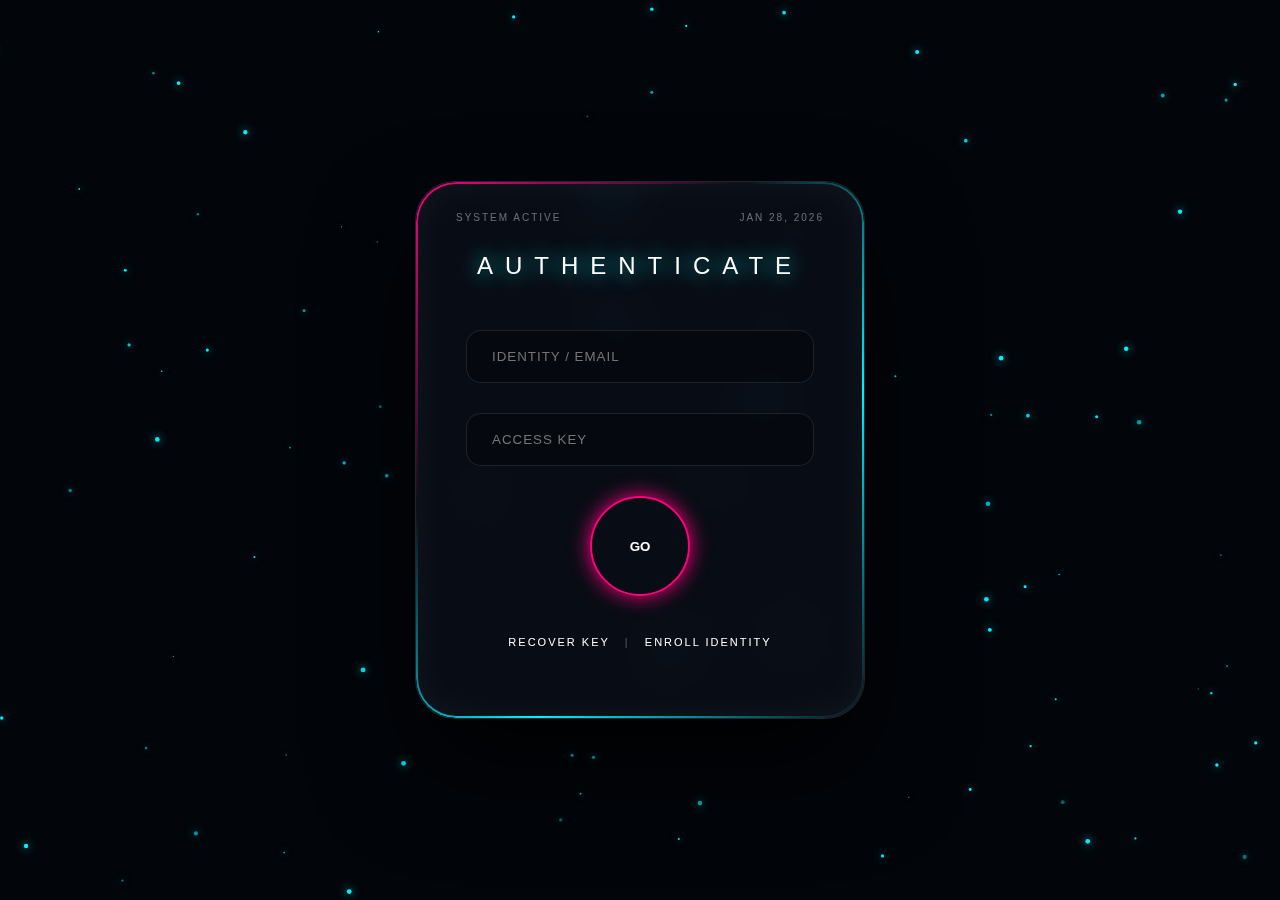
<file: index.html>
<!DOCTYPE html>
<html lang="en">
<head>
    <meta charset="UTF-8">
    <meta name="viewport" content="width=device-width, initial-scale=1.0">
    <title>Bioluminescent Pro UI</title>
    <style>
        :root {
            --neon-pink: #ff007f;
            --neon-cyan: #00f2ff;
            --glass: rgba(255, 255, 255, 0.03);
            --glow: 0 0 20px rgba(255, 0, 127, 0.5);
        }

        * { margin: 0; padding: 0; box-sizing: border-box; }

        body {
            height: 100vh;
            display: flex;
            align-items: center;
            justify-content: center;
            background: #02050a;
            font-family: 'Orbitron', 'Segoe UI', sans-serif;
            overflow: hidden;
            perspective: 1500px;
        }

        /* --- BACKGROUND LAYER --- */
        #bg-video {
            position: fixed;
            top: 0;
            left: 0;
            width: 100%;
            height: 100%;
            object-fit: cover;
            z-index: -2;
            filter: brightness(0.4) contrast(1.2) saturate(1.5);
        }

        /* Canvas for the floating firefly particles */
        #particle-canvas {
            position: fixed;
            top: 0; left: 0;
            width: 100%; height: 100%;
            z-index: -1;
            pointer-events: none;
        }

        /* --- THE CARD --- */
        .main-stage {
            position: relative;
            transform-style: preserve-3d;
            transition: transform 0.1s ease-out;
        }

        .login-card {
            position: relative;
            width: 450px;
            padding: 70px 50px;
            background: var(--glass);
            backdrop-filter: blur(25px) saturate(180%);
            -webkit-backdrop-filter: blur(25px) saturate(180%);
            border-radius: 40px;
            border: 1px solid rgba(255, 255, 255, 0.1);
            box-shadow: 0 50px 100px rgba(0,0,0,0.8), 
                        inset 0 0 40px rgba(255, 255, 255, 0.05);
            text-align: center;
            overflow: hidden;
        }

        /* Glowing Animated Border */
        .login-card::before {
            content: '';
            position: absolute;
            inset: 0;
            border-radius: 40px;
            padding: 2px;
            background: linear-gradient(135deg, var(--neon-pink), transparent, var(--neon-cyan), transparent);
            -webkit-mask: linear-gradient(#fff 0 0) content-box, linear-gradient(#fff 0 0);
            mask: linear-gradient(#fff 0 0) content-box, linear-gradient(#fff 0 0);
            -webkit-mask-composite: xor;
            mask-composite: exclude;
            animation: borderRotate 6s linear infinite;
        }

        @keyframes borderRotate {
            0% { filter: hue-rotate(0deg); }
            100% { filter: hue-rotate(360deg); }
        }

        /* --- UI ELEMENTS --- */
        .top-bar {
            position: absolute;
            top: 30px; width: 100%; left: 0; padding: 0 40px;
            display: flex; justify-content: space-between;
            font-size: 10px; color: rgba(255,255,255,0.4);
            letter-spacing: 2px;
        }

        h1 {
            color: #fff;
            font-weight: 200;
            letter-spacing: 12px;
            margin-bottom: 50px;
            text-shadow: 0 0 20px var(--neon-cyan);
            font-size: 24px;
        }

        .input-group {
            position: relative;
            margin-bottom: 30px;
            transform: translateZ(30px); /* 3D pop */
        }

        input {
            width: 100%;
            padding: 18px 25px;
            background: rgba(0, 0, 0, 0.3);
            border: 1px solid rgba(255, 255, 255, 0.1);
            border-radius: 15px;
            color: #fff;
            outline: none;
            transition: 0.4s cubic-bezier(0.175, 0.885, 0.32, 1.275);
            letter-spacing: 1px;
        }

        input:focus {
            border-color: var(--neon-cyan);
            background: rgba(0, 0, 0, 0.5);
            box-shadow: 0 0 20px rgba(0, 242, 255, 0.2);
            transform: scale(1.02);
        }

        /* Magnetic Login Button */
        .btn-container {
            margin-top: 20px;
            transform: translateZ(50px);
        }

        .login-btn {
            width: 100px; height: 100px;
            border-radius: 50%;
            background: transparent;
            border: 2px solid var(--neon-pink);
            color: #fff;
            font-weight: 800;
            cursor: pointer;
            position: relative;
            transition: 0.4s;
            box-shadow: 0 0 20px var(--neon-pink);
            overflow: hidden;
        }

        .login-btn:hover {
            background: var(--neon-pink);
            box-shadow: 0 0 50px var(--neon-pink);
            transform: scale(1.1) rotate(10deg);
        }

        .footer {
            margin-top: 40px;
            font-size: 11px;
            color: rgba(255,255,255,0.3);
            text-transform: uppercase;
            letter-spacing: 2px;
        }

        .footer a { color: #fff; text-decoration: none; transition: 0.3s; }
        .footer a:hover { color: var(--neon-cyan); text-shadow: 0 0 10px var(--neon-cyan); }

    </style>
</head>
<body>

    <video autoplay muted loop playsinline id="bg-video">
        <source src="https://pixabay.com/videos/download/x-5144_medium.mp4" type="video/mp4">
    </video>

    <canvas id="particle-canvas"></canvas>

    <div class="main-stage" id="stage">
        <div class="login-card">
            <div class="top-bar">
                <span>SYSTEM ACTIVE</span>
                <span>JAN 28, 2026</span>
            </div>

            <h1>AUTHENTICATE</h1>

            <div class="input-group">
                <input type="text" placeholder="IDENTITY / EMAIL">
            </div>
            
            <div class="input-group">
                <input type="password" placeholder="ACCESS KEY">
            </div>

            <div class="btn-container">
                <button class="login-btn">GO</button>
            </div>

            <div class="footer">
                <a href="#">Recover Key</a> &nbsp; | &nbsp; <a href="#">Enroll Identity</a>
            </div>
        </div>
    </div>

    <script>
        // --- 1. 3D TILT EFFECT ---
        const stage = document.getElementById('stage');
        document.addEventListener('mousemove', (e) => {
            let x = (window.innerWidth / 2 - e.pageX) / 30;
            let y = (window.innerHeight / 2 - e.pageY) / 30;
            stage.style.transform = `rotateY(${-x}deg) rotateX(${y}deg)`;
        });

        // --- 2. BIOLUMINESCENT PARTICLES (FIREFLIES) ---
        const canvas = document.getElementById('particle-canvas');
        const ctx = canvas.getContext('2d');
        let particles = [];

        function initCanvas() {
            canvas.width = window.innerWidth;
            canvas.height = window.innerHeight;
        }

        class Particle {
            constructor() {
                this.x = Math.random() * canvas.width;
                this.y = Math.random() * canvas.height;
                this.size = Math.random() * 2 + 0.5;
                this.speedX = Math.random() * 1 - 0.5;
                this.speedY = Math.random() * 1 - 0.5;
                this.opacity = Math.random();
            }
            update() {
                this.x += this.speedX;
                this.y += this.speedY;
                if (this.opacity < 1) this.opacity += 0.01;
                if (this.x > canvas.width) this.x = 0;
                if (this.y > canvas.height) this.y = 0;
            }
            draw() {
                ctx.fillStyle = `rgba(0, 242, 255, ${this.opacity})`;
                ctx.shadowBlur = 10;
                ctx.shadowColor = '#00f2ff';
                ctx.beginPath();
                ctx.arc(this.x, this.y, this.size, 0, Math.PI * 2);
                ctx.fill();
            }
        }

        function createParticles() {
            for (let i = 0; i < 100; i++) {
                particles.push(new Particle());
            }
        }

        function animate() {
            ctx.clearRect(0, 0, canvas.width, canvas.height);
            particles.forEach(p => {
                p.update();
                p.draw();
            });
            requestAnimationFrame(animate);
        }

        window.addEventListener('resize', initCanvas);
        initCanvas();
        createParticles();
        animate();
    </script>
</body>
</html>
</file>
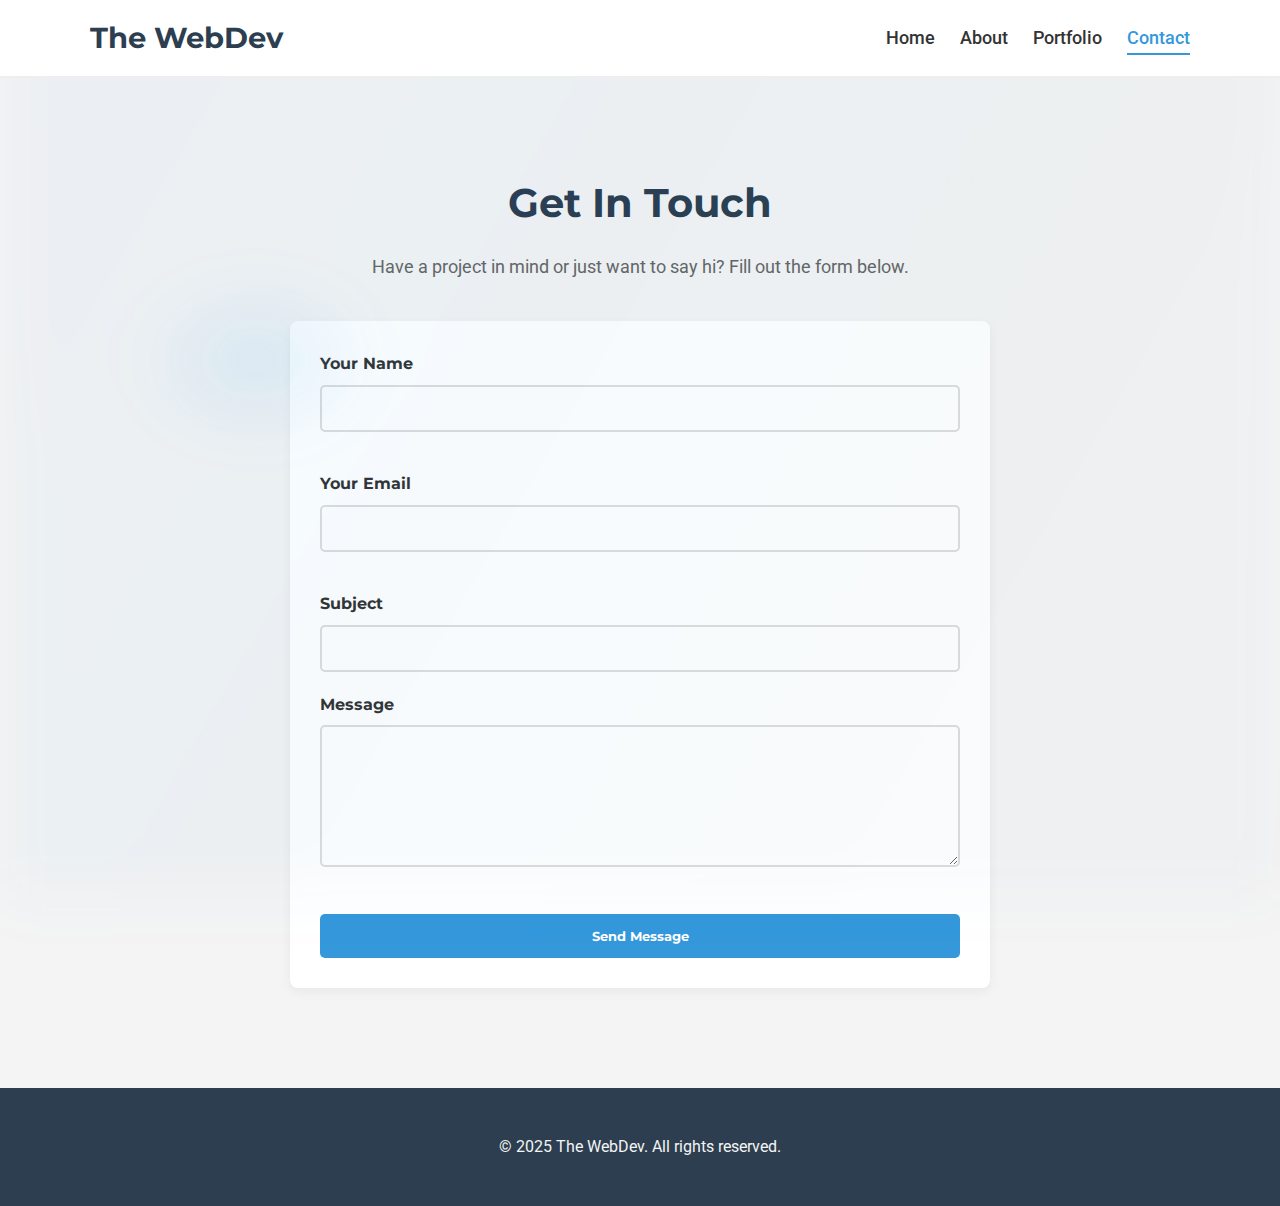
<file: contact.html>
<!DOCTYPE html>
<html lang="en">
<head>
    <meta charset="UTF-8">
    <meta name="viewport" content="width=device-width, initial-scale=1.0">
    <meta name="description" content="Contact [Your Business Name] for project inquiries and collaborations.">
    
    <link rel="preconnect" href="https://fonts.googleapis.com">
    <link rel="preconnect" href="https://fonts.gstatic.com" crossorigin>
    <link href="https://fonts.googleapis.com/css2?family=Montserrat:wght@400;700&family=Roboto:wght@400;500&display=swap" rel="stylesheet">

    <link rel="stylesheet" href="style.css">

    <title>Contact - The WebDev</title>
</head>
<body>

    <header class="site-header">
        <div class="container">
            <div class="nav-wrapper">
                <a class="site-title" href="index.html">The WebDev</a>
                <nav class="site-nav">
                    <ul class="nav-links">
                        <li><a href="index.html">Home</a></li>
                        <li><a href="about.html">About</a></li>
                        <li><a href="portfolio.html">Portfolio</a></li>
                        <li><a href="contact.html" class="active">Contact</a></li>
                    </ul>
                </nav>
                <button class="nav-toggle" aria-label="toggle navigation">
                    <span class="hamburger"></span>
                </button>
            </div>
        </div>
    </header>

    <main class="site-content">
        <section class="contact-section">
            <div class="container">
                <h2>Get In Touch</h2>
                <p class="contact-subtitle">Have a project in mind or just want to say hi? Fill out the form below.</p>

                <form id="contact-form" class="contact-form" novalidate>
                    
                    <div id="form-status"></div>

                    <div class="form-group">
                        <label for="name">Your Name</label>
                        <input type="text" id="name" name="name" required>
                        <div class="error-message" id="name-error"></div>
                    </div>

                    <div class="form-group">
                        <label for="email">Your Email</label>
                        <input type="email" id="email" name="email" required>
                        <div class="error-message" id="email-error"></div>
                    </div>

                    <div class="form-group">
                        <label for="subject">Subject</label>
                        <input type="text" id="subject" name="subject">
                    </div>

                    <div class="form-group">
                        <label for="message">Message</label>
                        <textarea id="message" name="message" rows="6" required></textarea>
                        <div class="error-message" id="message-error"></div>
                    </div>

                    <button type="submit" class="button button-primary" id="submit-button">Send Message</button>
                </form>
            </div>
        </section>
    </main>

    <footer class="site-footer">
        <div class="container">
            <p>&copy; 2025 The WebDev. All rights reserved.</p>
        </div>
    </footer>

    <script src="script.js" defer></script>
</body>
</html>
</file>
<file: style.css>
/* --- 1. Global Setup & Variables --- */
:root {
    /* Define our color palette */
    --color-primary: #3498db;
    --color-primary-dark: #2980b9;
    --color-secondary: #2c3e50;
    --color-light: #ffffff;
    --color-dark: #333333;
    --color-gray: #f4f4f4;

    /* RGB versions for use in rgba() inside gradients */
    --color-primary-rgb: 52,152,219; /* rgb(52,152,219) matches #3498db */
    --color-accent-rgb: 46,204,113;  /* rgb(46,204,113) used as accent */
    --color-secondary-rgb: 44,62,80; /* rgb(44,62,80) matches #2c3e50 */

    /* Define our fonts */
    --font-primary: 'Montserrat', sans-serif;
    --font-secondary: 'Roboto', sans-serif;
}


* {
    /* This rule makes sizing boxes more intuitive */
    box-sizing: border-box;
}

body {
    font-family: var(--font-secondary);
    margin: 0;
    color: var(--color-dark);
    line-height: 1.6; /* Improves readability */
    /* Keep layout above the animated background */
    position: relative;
    z-index: 1;
    background-color: transparent; /* base color handled by html */
    overflow-x: hidden; /* prevents horizontal scroll from animated elements */
}

/* Animated background using a blurred, layered gradient on a pseudo-element. */
html {
    background-color: var(--color-gray); /* fallback base color */
}

body::before {
    content: "";
    position: fixed;
    inset: 0; /* top:0; right:0; bottom:0; left:0 */
    z-index: 0;
    pointer-events: none; /* let clicks pass through */
    background-image:
        radial-gradient(600px 400px at 10% 20%, rgba(var(--color-primary-rgb), 0.12), transparent 20%),
        radial-gradient(500px 350px at 85% 75%, rgba(var(--color-accent-rgb), 0.10), transparent 18%),
        linear-gradient(120deg, rgba(var(--color-primary-rgb), 0.04), rgba(var(--color-secondary-rgb), 0.02));
    background-size: 200% 200%, 230% 230%, 150% 150%;
    background-repeat: no-repeat;
    filter: blur(30px) saturate(120%);
    transform: translateZ(0); /* promote to its own layer for smoother animation */
    animation: bgShift 18s linear infinite, subtleFloat 10s ease-in-out infinite alternate;
    will-change: transform, background-position;
}

/* Add a second layer of subtle moving orbs using the after pseudo-element */
body::after {
    content: "";
    position: fixed;
    inset: 0;
    z-index: 0;
    pointer-events: none;
    background-image:
        radial-gradient(120px 120px at 15% 80%, rgba(255,255,255,0.06), transparent 30%),
        radial-gradient(180px 140px at 75% 20%, rgba(255,255,255,0.04), transparent 28%);
    background-size: 100% 100%;
    background-repeat: no-repeat;
    filter: blur(24px) contrast(110%);
    transform: translateZ(0);
    animation: orbsMove 22s ease-in-out infinite;
    opacity: 0.9;
}

@keyframes bgShift {
    0% {
        background-position: 0% 0%, 0% 0%, 0% 0%;
    }
    50% {
        background-position: 40% 60%, 60% 30%, 20% 80%;
    }
    100% {
        background-position: 0% 100%, 0% 0%, 40% 20%;
    }
}

@keyframes subtleFloat {
    0% { transform: translateY(0) scale(1); }
    100% { transform: translateY(-8px) scale(1.02); }
}

@keyframes orbsMove {
    0% { transform: translateY(0) translateX(0) scale(1); }
    50% { transform: translateY(-18px) translateX(8px) scale(1.02); }
    100% { transform: translateY(0) translateX(0) scale(1); }
}

/* Respect user's motion preferences */
@media (prefers-reduced-motion: reduce) {
    body::before,
    body::after {
        animation: none !important;
        filter: none !important;
        opacity: 1 !important;
    }
}

.container {
    width: 90%;
    max-width: 1100px;
    margin: 0 auto;
}

img {
    max-width: 100%; /* Makes images responsive */
    height: auto;
}

h1, h2, h3, .site-title {
    font-family: var(--font-primary);
    font-weight: 700;
    color: var(--color-secondary);
}

/* --- 2. Header & Navigation --- */
.site-header {
    background-color: var(--color-light);
    padding: 15px 0;
    border-bottom: 2px solid #eee;
    position: sticky; /* Makes header stick to top */
    top: 0;
    z-index: 10; /* Ensures it's above other content */
}

.nav-wrapper {
    /* Flexbox! This aligns items in a row */
    display: flex;
    justify-content: space-between; /* Puts title left, nav right */
    align-items: center; /* Vertically centers them */
}

.site-title {
    font-size: 1.8em;
    text-decoration: none;
    margin: 0;
}

.nav-links {
    list-style: none;
    margin: 0;
    padding: 0;
    display: flex; /* Aligns nav items in a row */
}

.nav-links li {
    margin-left: 25px;
}

.nav-links a {
    text-decoration: none;
    color: var(--color-dark);
    font-weight: 500;
    font-size: 1.1em;
    padding: 5px 0;
    transition: color 0.3s ease;
}

.nav-links a.active,
.nav-links a:hover {
    color: var(--color-primary);
    border-bottom: 2px solid var(--color-primary);
}

/* --- 3. Mobile Navigation (Hamburger) --- */
.nav-toggle {
    display: none; /* Hidden on desktop */
    background: none;
    border: none;
    cursor: pointer;
    padding: 10px;
}

.hamburger {
    display: block;
    position: relative;
    width: 25px;
    height: 3px;
    background: var(--color-dark);
    transition: all 0.3s ease-in-out;
}

.hamburger::before,
.hamburger::after {
    content: '';
    position: absolute;
    width: 25px;
    height: 3px;
    background: var(--color-dark);
    left: 0;
    transition: all 0.3s ease-in-out;
}

.hamburger::before { top: -8px; }
.hamburger::after { top: 8px; }

/* Hamburger animation (when 'nav-open' class is added by JS) */
.nav-open .hamburger { background: transparent; }
.nav-open .hamburger::before { transform: rotate(45deg) translate(5px, 5px); }
.nav-open .hamburger::after { transform: rotate(-45deg) translate(5px, -5px); }


/* --- 4. Re-usable Buttons --- */
.button {
    display: inline-block;
    padding: 12px 24px;
    text-decoration: none;
    border-radius: 5px;
    font-weight: 700;
    font-family: var(--font-primary);
    transition: all 0.3s ease;
    border: 2px solid transparent;
}
.button-primary {
    background-color: var(--color-primary);
    color: var(--color-light);
}
.button-primary:hover {
    background-color: var(--color-primary-dark);
    transform: translateY(-2px); /* Slight lift effect */
}
.button-secondary {
    background-color: transparent;
    color: var(--color-secondary);
    border: 2px solid var(--color-secondary);
}
.button-secondary:hover {
    background-color: var(--color-secondary);
    color: var(--color-light);
}
.button-small {
    padding: 8px 16px;
    font-size: 0.9em;
}

/* --- 5. Page Content (Hero & Projects) --- */
.hero-section {
    background-color: var(--color-secondary);
    color: var(--color-light);
    text-align: center;
    padding: 80px 20px;
}
.hero-section h1 {
    font-size: 3.5em;
    color: var(--color-light);
    margin: 0 0 10px 0;
}
.hero-subtitle {
    font-size: 1.3em;
    margin-bottom: 30px;
    opacity: 0.9;
}
.hero-section .button {
    margin: 0 10px;
}

.featured-projects {
    padding: 60px 0;
}
.featured-projects h2 {
    text-align: center;
    font-size: 2.5em;
    margin-bottom: 40px;
}

/* CSS Grid! This creates a responsive gallery */
.project-grid {
    display: grid;
    /* This creates as many 350px columns as fit, 
      and '1fr' means "fill the remaining space".
      On small screens, it automatically becomes 1 column.
    */
    grid-template-columns: repeat(auto-fit, minmax(300px, 1fr));
    gap: 30px; /* Space between cards */
}

.project-card {
    background-color: var(--color-light);
    border-radius: 8px;
    box-shadow: 0 4px 12px rgba(0,0,0,0.05);
    overflow: hidden; /* Keeps image corners rounded */
    transition: transform 0.3s ease, box-shadow 0.3s ease;
}
.project-card:hover {
    transform: translateY(-5px);
    box-shadow: 0 8px 20px rgba(0,0,0,0.1);
}
.project-card img {
    width: 100%;
    height: 220px;
    object-fit: cover; /* Ensures image fills space without stretching */
}
.card-content {
    padding: 25px;
}
.card-content h3 {
    margin-top: 0;
}

/* --- 6. Footer --- */
.site-footer {
    background-color: var(--color-secondary);
    color: var(--color-gray);
    text-align: center;
    padding: 30px 0;
    margin-top: 40px;
}

/* --- 7. Responsive Design (Media Queries) --- */

/* This style block applies ONLY if the screen is 768px wide or less (tablets/mobiles) */
@media (max-width: 768px) {
    .nav-toggle {
        display: block; /* Show the hamburger button */
    }

    .nav-links {
        /* Hide the nav links off-screen */
        position: fixed;
        top: 0;
        right: 0;
        height: 100vh;
        width: 60%;
        background: var(--color-light);
        flex-direction: column; /* Stack links vertically */
        align-items: center;
        justify-content: center;
        transform: translateX(100%); /* Start hidden to the right */
        transition: transform 0.3s ease-in-out;
        box-shadow: -5px 0 15px rgba(0,0,0,0.1);
    }
    
    /* This class is added by JS to show the menu */
    .nav-links.nav-open {
        transform: translateX(0); /* Slide in */
    }

    .nav-links li {
        margin: 20px 0;
    }
    
    .hero-section h1 {
        font-size: 2.5em;
    }
}

/* --- 8. Contact Page Styles --- */

.contact-section {
    padding: 60px 0;
}
.contact-section h2 {
    text-align: center;
    font-size: 2.5em;
    margin-bottom: 10px;
}
.contact-subtitle {
    text-align: center;
    font-size: 1.1em;
    color: #666;
    margin-bottom: 40px;
}

.contact-form {
    max-width: 700px;
    margin: 0 auto;
    background: var(--color-light);
    padding: 30px;
    border-radius: 8px;
    box-shadow: 0 4px 12px rgba(0,0,0,0.05);
}

.form-group {
    margin-bottom: 20px;
}

.form-group label {
    display: block;
    font-weight: 700;
    margin-bottom: 8px;
    font-family: var(--font-primary);
}

/* Style for text inputs and the textarea */
.form-group input[type="text"],
.form-group input[type="email"],
.form-group textarea {
    width: 100%;
    padding: 12px;
    border: 2px solid #ddd;
    border-radius: 5px;
    font-family: var(--font-secondary);
    font-size: 1em;
    transition: border-color 0.3s ease;
}

.form-group input[type="text"]:focus,
.form-group input[type="email"]:focus,
.form-group textarea:focus {
    outline: none;
    border-color: var(--color-primary); /* Highlight on focus */
}

/* Style for the error messages under each input */
.error-message {
    color: #e74c3c; /* A nice red */
    font-size: 0.9em;
    margin-top: 5px;
    height: 1em; /* Reserve space to prevent layout shift */
}

/* Style for the main form status message */
#form-status {
    margin-bottom: 20px;
    font-size: 1.1em;
    font-weight: 700;
    padding: 15px;
    border-radius: 5px;
    display: none; /* Hidden by default */
}
/* We use JavaScript to add these classes */
#form-status.status-success {
    display: block;
    background-color: #eafaf1;
    color: #28a745;
    border: 1px solid #a6e9bb;
}
#form-status.status-error {
    display: block;
    background-color: #fbeae9;
    color: #e74c3c;
    border: 1px solid #f6ccc8;
}

/* Make the submit button full width on this form */
.contact-form .button {
    width: 100%;
}
/* --- 9. Page Header (for About, Portfolio) --- */

.page-header {
    text-align: center;
    padding: 20px 0 40px 0;
}
.page-header h2 {
    font-size: 2.8em;
    margin: 0 0 10px 0;
}
.page-header p {
    font-size: 1.2em;
    color: #666;
    max-width: 600px; /* Keeps subtitle from getting too wide */
    margin: 0 auto;
}

/* --- (You can add this to your section styles if you like) --- */
.portfolio-section {
    padding: 40px 0;
}
.portfolio-section h2 {
    text-align: center;
    font-size: 2.5em;
    margin-bottom: 30px;
}
/* --- 10. About Page Styles --- */

.about-section {
    padding: 40px 0;
}

.about-content {
    display: flex; /* Creates the two-column layout */
    align-items: center; /* Vertically centers the items */
    gap: 50px; /* Adds space between the two columns */
    background: var(--color-light);
    padding: 40px;
    border-radius: 8px;
    box-shadow: 0 4px 12px rgba(0,0,0,0.05);
}

.about-text {
    /* The text column will take up 60% of the space */
    flex: 2; /* This is a proportion (2 out of 3 total) */
}

.about-image {
    /* The image column will take up 40% of the space */
    flex: 1; /* This is a proportion (1 out of 3 total) */
    text-align: center;
}

.about-image img {
    max-width: 100%;
    border-radius: 8px; /* Slightly rounded corners for the image */
    box-shadow: 0 4px 15px rgba(0,0,0,0.1);
}

/* --- Responsive styles for the About page --- */

/* On screens 768px or less, stack the columns */
@media (max-width: 768px) {
    .about-content {
        flex-direction: column; /* Stack columns vertically */
        padding: 30px 25px;
        gap: 30px;
    }

    /* On mobile, make the image appear first */
    .about-text {
        order: 2; /* Tell flexbox to put this item second */
    }
    .about-image {
        order: 1; /* Tell flexbox to put this item first */
        width: 100%;
    }
}
/* --- End of style.css --- */
</file>
